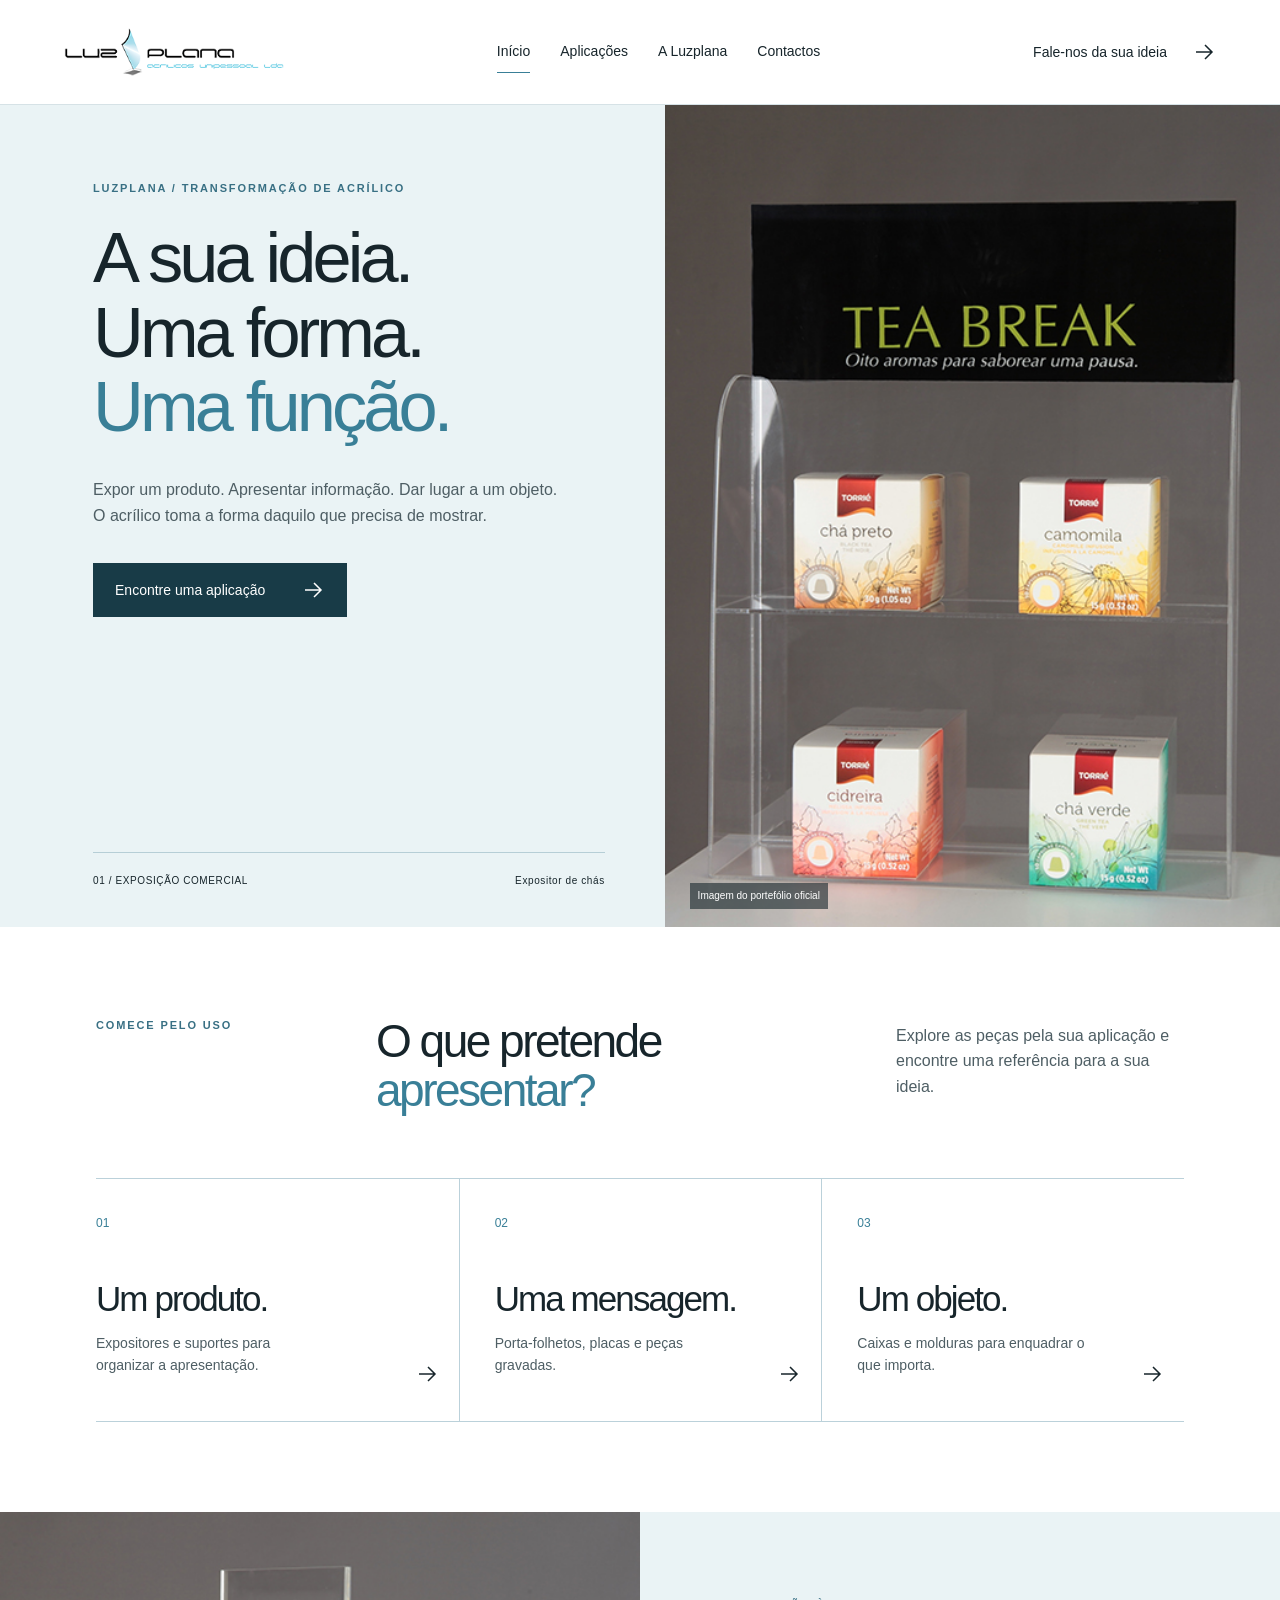
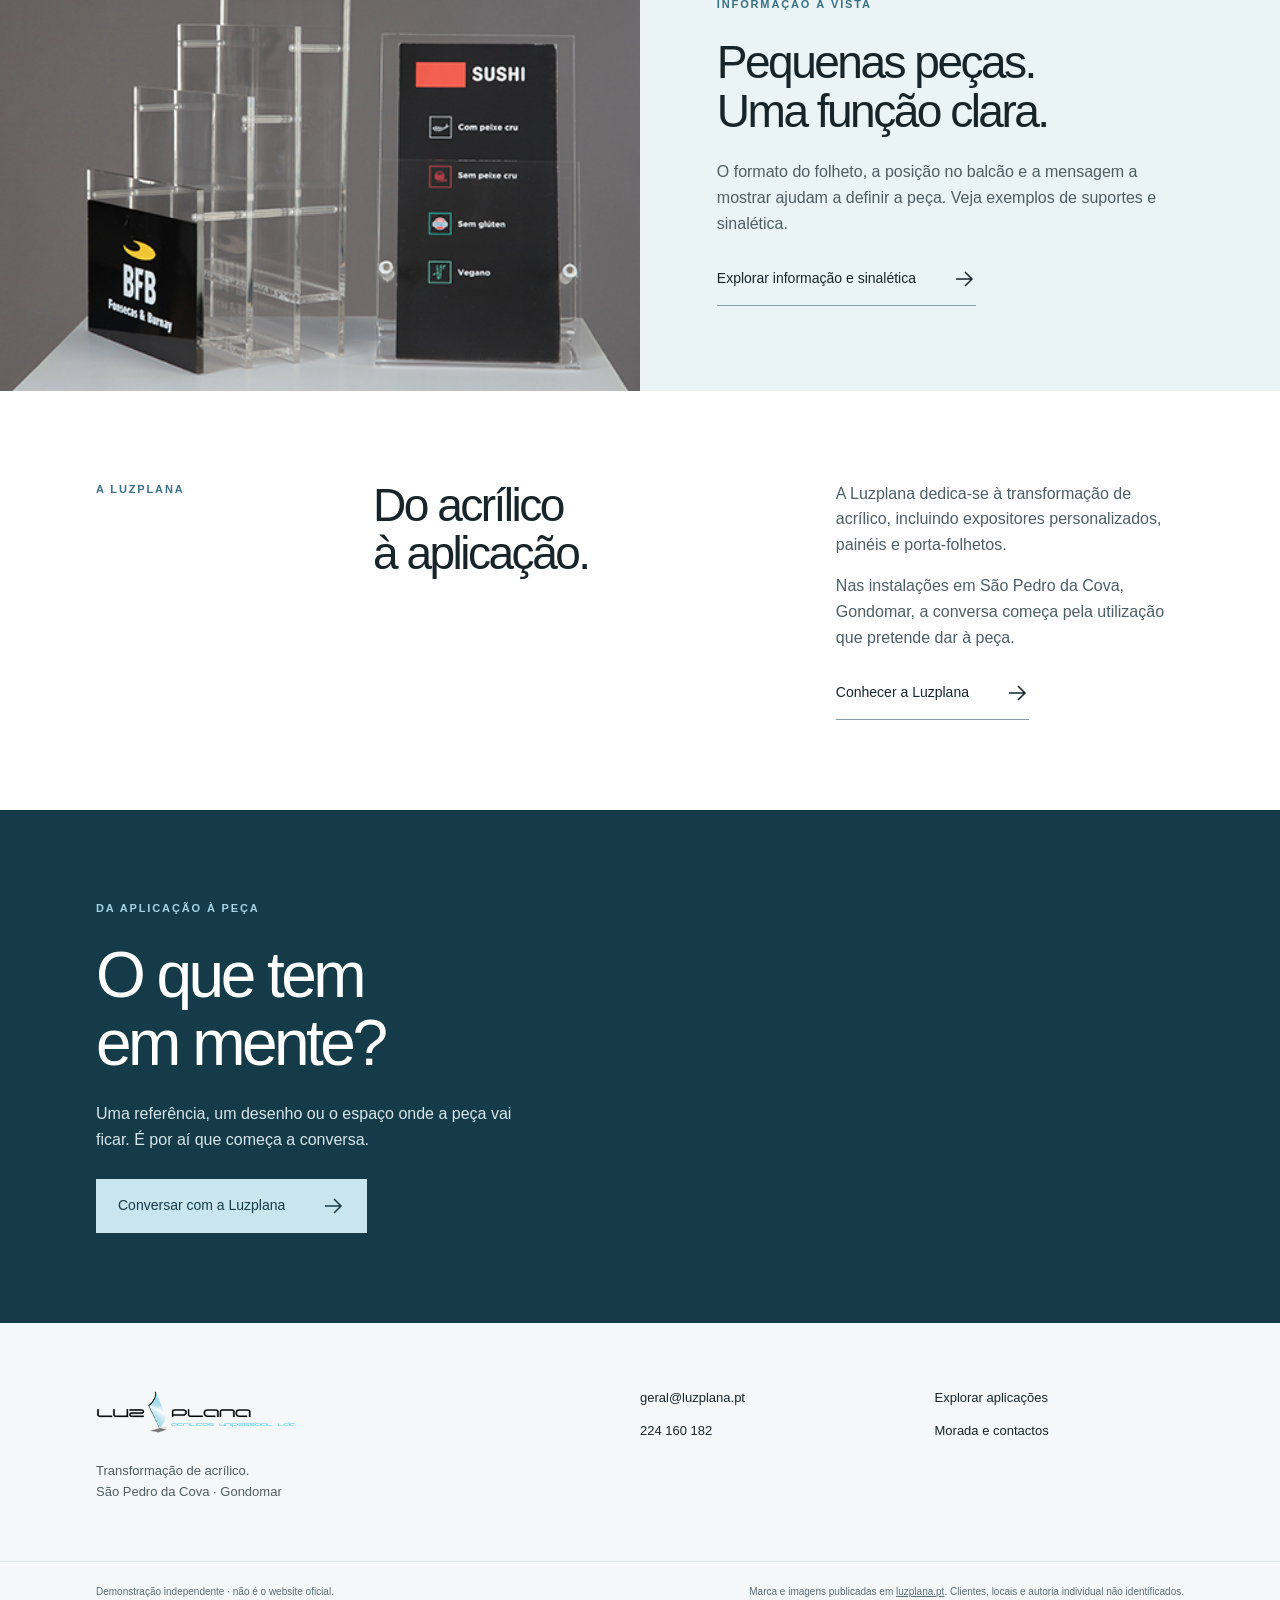
<file: index.html>
<!doctype html><html lang="pt-PT"><head><meta charset="utf-8"><meta name="viewport" content="width=device-width,initial-scale=1"><meta name="robots" content="noindex,nofollow"><meta name="description" content="Expositores, informação, caixas e molduras em acrílico. Explore aplicações e contacte a Luzplana."><title>Acrílico com uma função · Luzplana</title><link rel="stylesheet" href="style.css"><script src="app.js" defer></script></head><body><a class="skip" href="#conteudo">Saltar para o conteúdo</a><header><a class="brand" href="index.html" aria-label="Luzplana — início"><img class="" src="assets/logo.png" alt="Luzplana" fetchpriority="high" /></a><button class="menu" type="button" aria-label="Abrir menu" aria-controls="nav" aria-expanded="false"><span></span><span></span></button><nav id="nav" aria-label="Navegação principal"><a href="index.html" aria-current="page">Início</a><a href="aplicacoes.html">Aplicações</a><a href="empresa.html">A Luzplana</a><a href="contactos.html">Contactos</a></nav><a class="header-cta" href="contactos.html">Fale-nos da sua ideia<svg viewBox="0 0 24 24" aria-hidden="true"><path d="M4 12h15M13 5l7 7-7 7"/></svg></a></header><main id="conteudo">
<section class="hero"><div class="hero-copy"><p class="eyebrow">LUZPLANA / TRANSFORMAÇÃO DE ACRÍLICO</p><h1>A sua ideia.<br>Uma forma.<br><span>Uma função.</span></h1><p>Expor um produto. Apresentar informação. Dar lugar a um objeto. O acrílico toma a forma daquilo que precisa de mostrar.</p><a class="button" href="aplicacoes.html">Encontre uma aplicação<svg viewBox="0 0 24 24" aria-hidden="true"><path d="M4 12h15M13 5l7 7-7 7"/></svg></a><div class="hero-note"><span>01 / EXPOSIÇÃO COMERCIAL</span><span>Expositor de chás</span></div></div><figure class="hero-image"><img class="" src="assets/expositor-cha.jpg" alt="Expositor transparente com quatro embalagens de chá" fetchpriority="high" /><figcaption>Imagem do portefólio oficial</figcaption></figure></section>
<section class="wrap paths"><div class="section-head"><p class="eyebrow">COMECE PELO USO</p><h2>O que pretende<br><span>apresentar?</span></h2><p>Explore as peças pela sua aplicação e encontre uma referência para a sua ideia.</p></div><div class="path-grid">
<a href="aplicacoes.html?categoria=exposicao"><span class="number">01</span><h3>Um produto.</h3><p>Expositores e suportes para organizar a apresentação.</p><svg viewBox="0 0 24 24" aria-hidden="true"><path d="M4 12h15M13 5l7 7-7 7"/></svg></a>
<a href="aplicacoes.html?categoria=informacao"><span class="number">02</span><h3>Uma mensagem.</h3><p>Porta-folhetos, placas e peças gravadas.</p><svg viewBox="0 0 24 24" aria-hidden="true"><path d="M4 12h15M13 5l7 7-7 7"/></svg></a>
<a href="aplicacoes.html?categoria=objetos"><span class="number">03</span><h3>Um objeto.</h3><p>Caixas e molduras para enquadrar o que importa.</p><svg viewBox="0 0 24 24" aria-hidden="true"><path d="M4 12h15M13 5l7 7-7 7"/></svg></a></div></section>
<section class="feature"><div class="feature-image"><img class="" src="assets/display-flyers.jpg" alt="Suporte transparente para folhetos com painel de apresentação" loading="lazy" /></div><div class="feature-copy"><p class="eyebrow">INFORMAÇÃO À VISTA</p><h2>Pequenas peças.<br>Uma função clara.</h2><p>O formato do folheto, a posição no balcão e a mensagem a mostrar ajudam a definir a peça. Veja exemplos de suportes e sinalética.</p><a class="text-link" href="aplicacoes.html?categoria=informacao">Explorar informação e sinalética<svg viewBox="0 0 24 24" aria-hidden="true"><path d="M4 12h15M13 5l7 7-7 7"/></svg></a></div></section>
<section class="wrap about-short"><p class="eyebrow">A LUZPLANA</p><h2>Do acrílico<br>à aplicação.</h2><div><p>A Luzplana dedica-se à transformação de acrílico, incluindo expositores personalizados, painéis e porta-folhetos.</p><p>Nas instalações em São Pedro da Cova, Gondomar, a conversa começa pela utilização que pretende dar à peça.</p><a class="text-link" href="empresa.html">Conhecer a Luzplana<svg viewBox="0 0 24 24" aria-hidden="true"><path d="M4 12h15M13 5l7 7-7 7"/></svg></a></div></section><section class="cta wrap"><p class="eyebrow">DA APLICAÇÃO À PEÇA</p><h2>O que tem<br>em mente?</h2><p>Uma referência, um desenho ou o espaço onde a peça vai ficar. É por aí que começa a conversa.</p><a class="button" href="contactos.html">Conversar com a Luzplana<svg viewBox="0 0 24 24" aria-hidden="true"><path d="M4 12h15M13 5l7 7-7 7"/></svg></a></section></main><footer><div class="footer-top"><div><img class="" src="assets/logo.png" alt="Luzplana" loading="lazy" /><p>Transformação de acrílico.<br>São Pedro da Cova · Gondomar</p></div><div><a href="mailto:geral@luzplana.pt">geral@luzplana.pt</a><a href="tel:+351224160182">224 160 182</a></div><div><a href="aplicacoes.html">Explorar aplicações</a><a href="contactos.html">Morada e contactos</a></div></div><div class="fine"><span>Demonstração independente · não é o website oficial.</span><span>Marca e imagens publicadas em <a href="https://luzplana.pt/">luzplana.pt</a>. Clientes, locais e autoria individual não identificados.</span></div></footer></body></html>
</file>
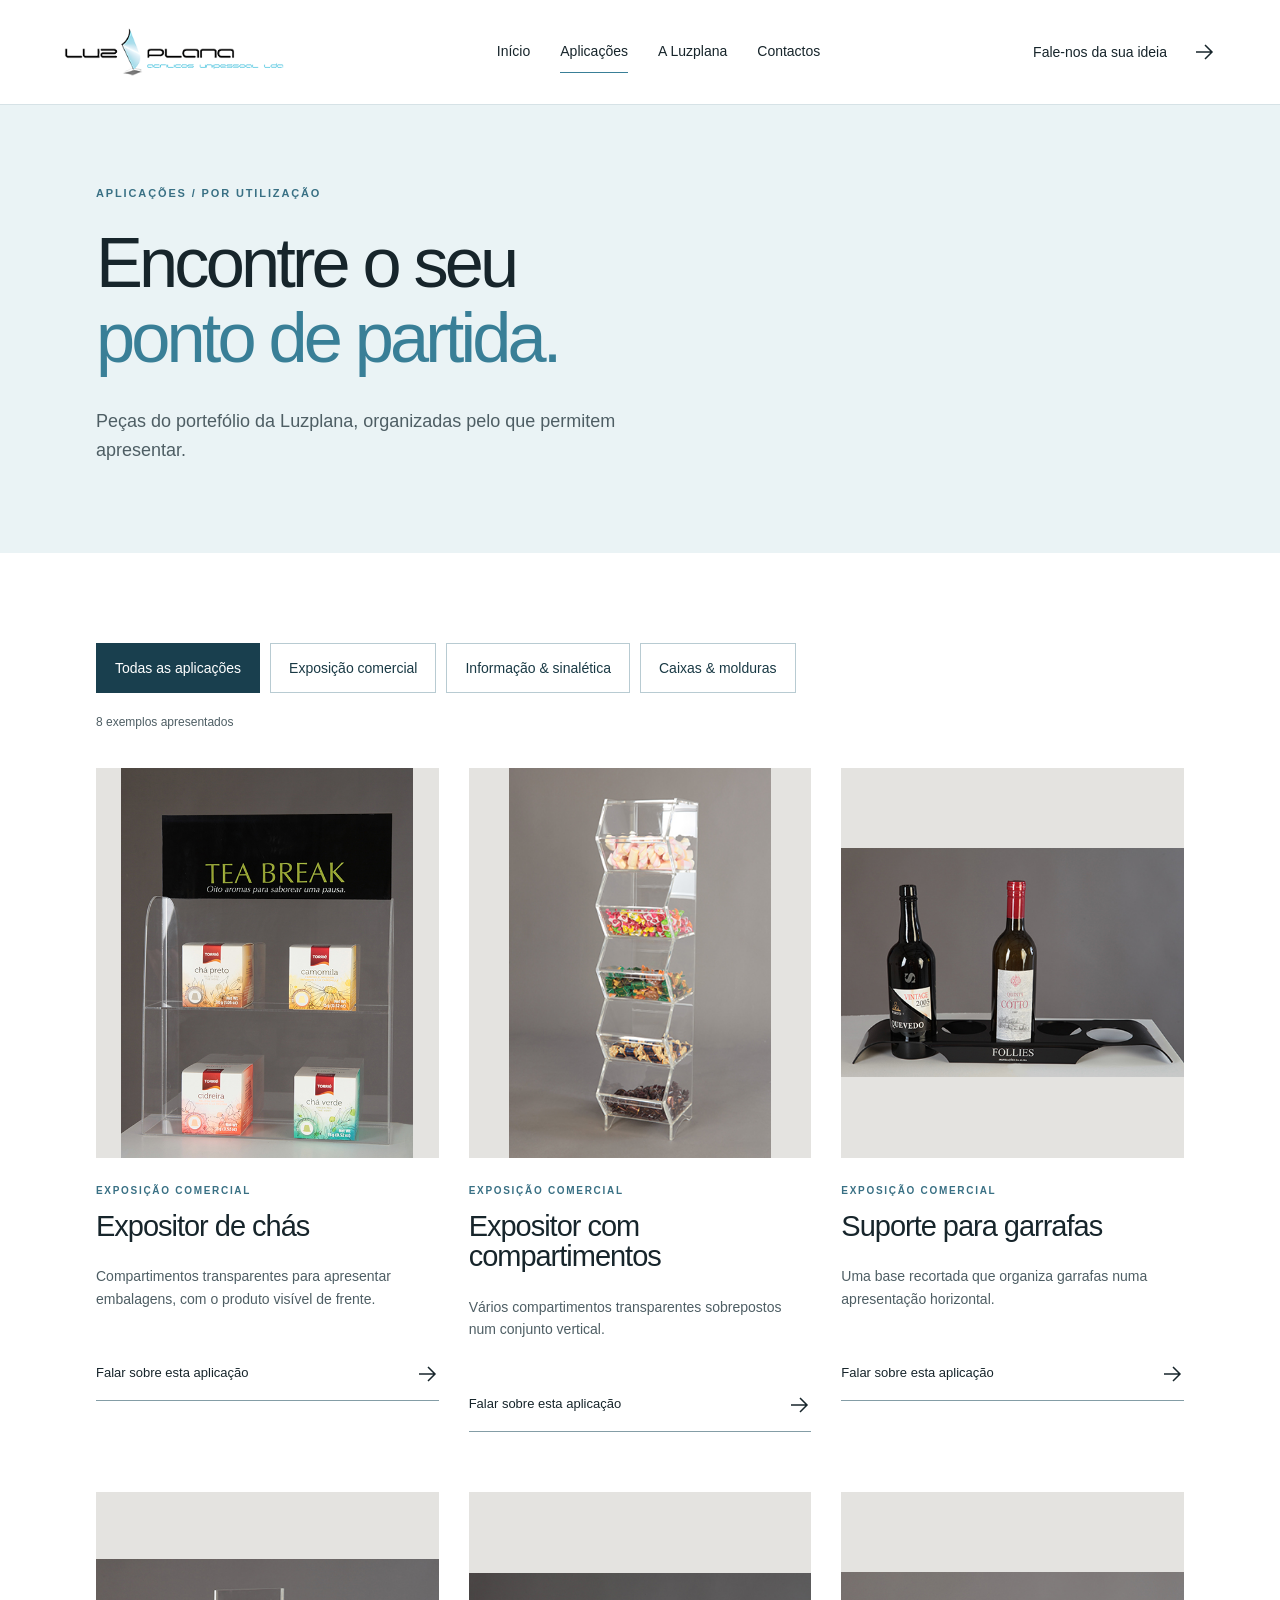
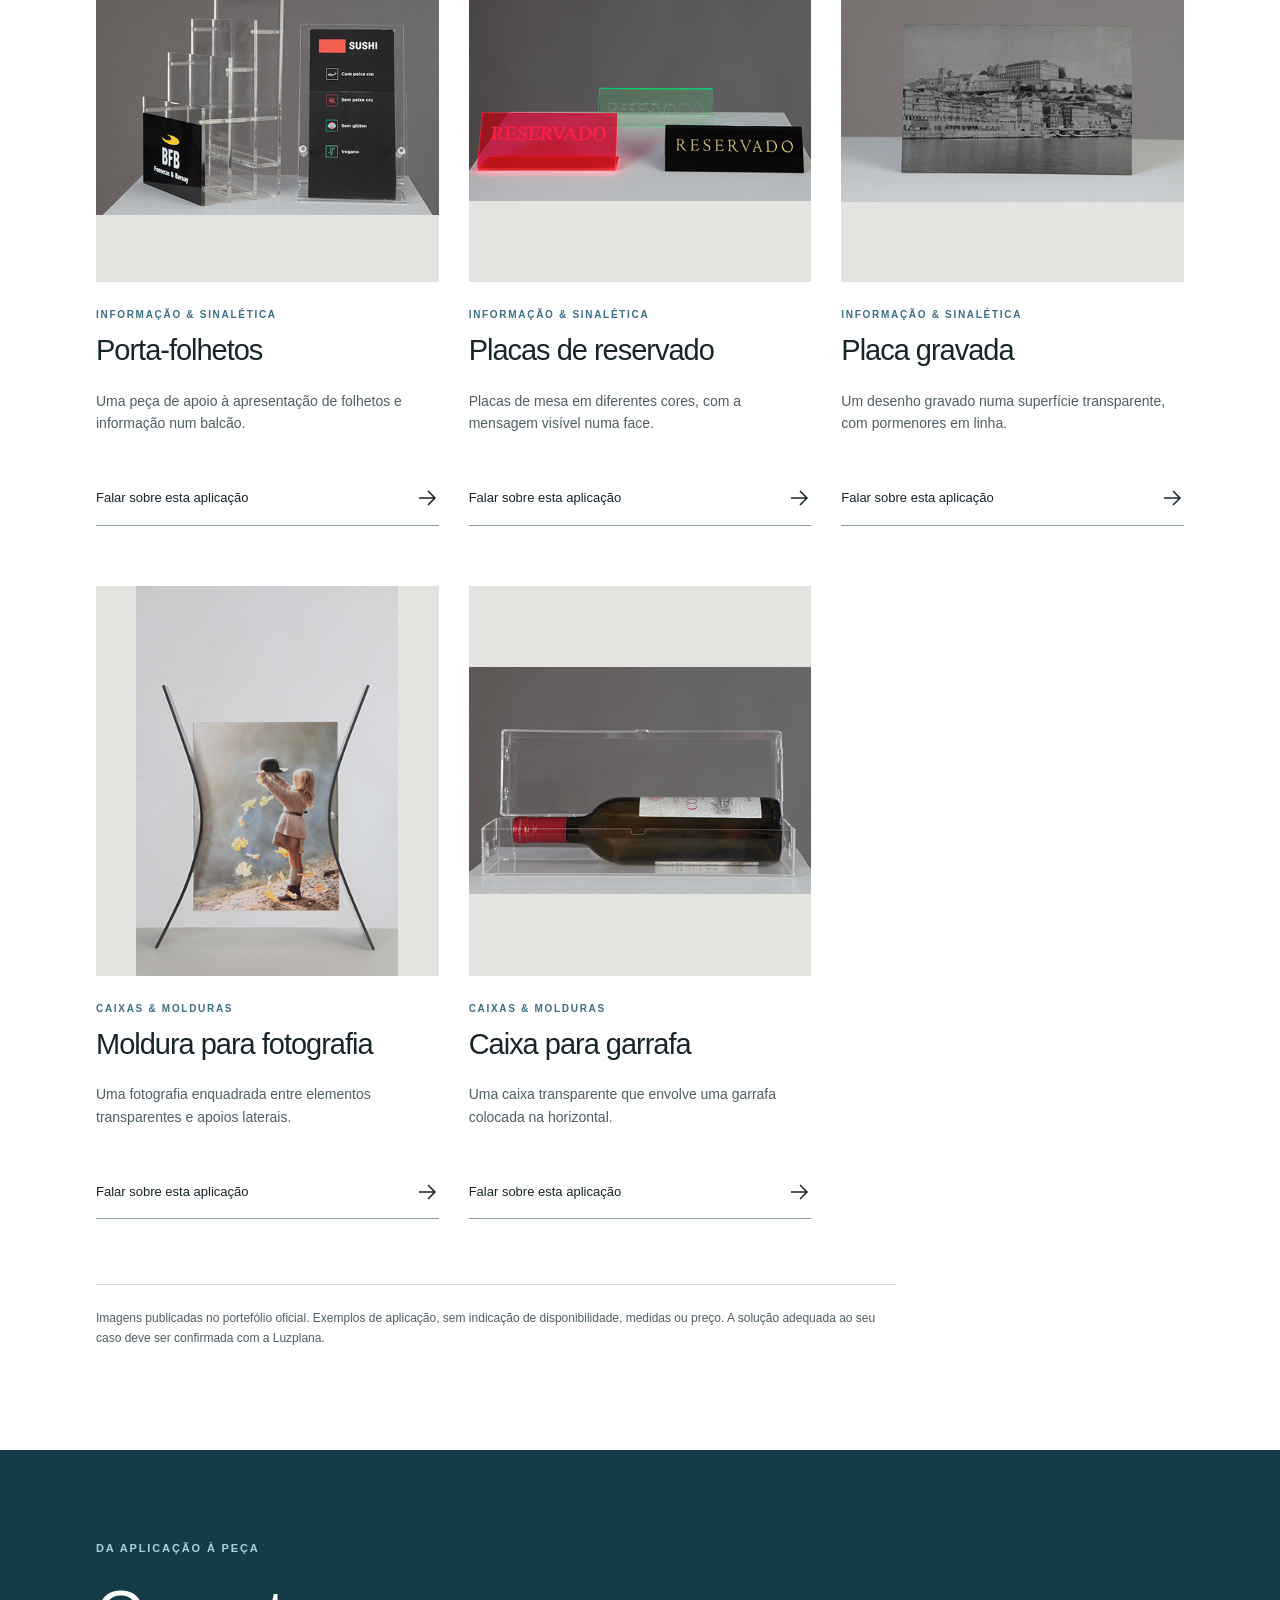
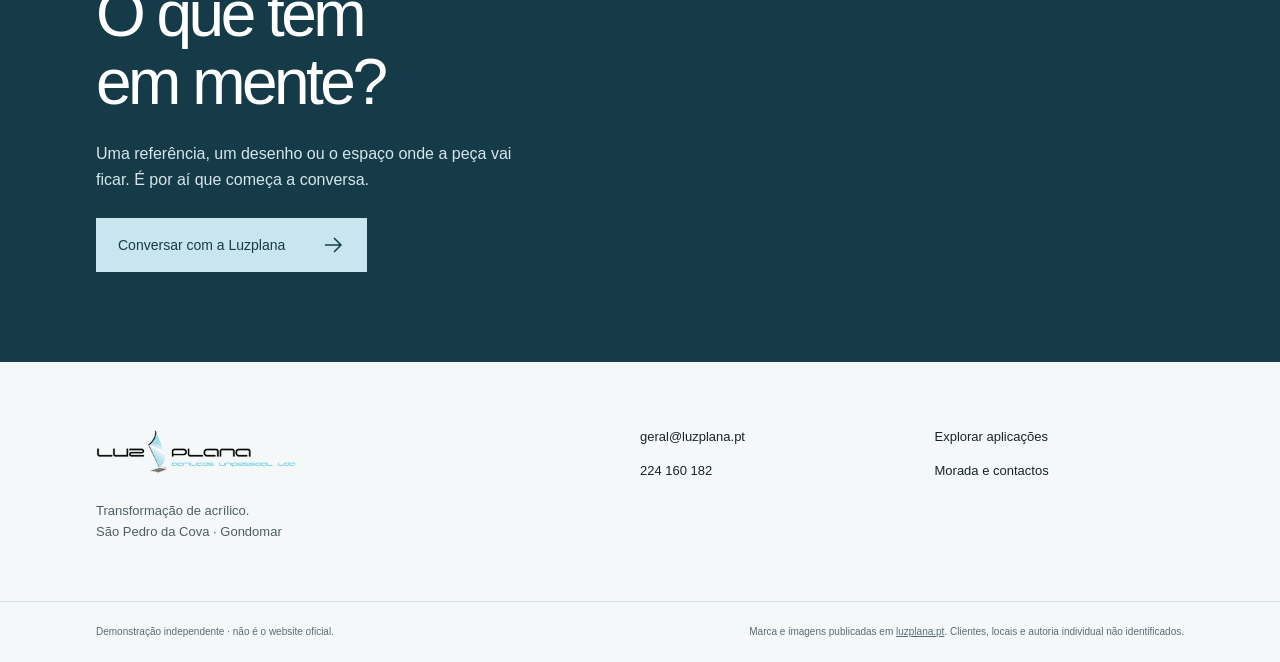
<file: aplicacoes.html>
<!doctype html><html lang="pt-PT"><head><meta charset="utf-8"><meta name="viewport" content="width=device-width,initial-scale=1"><meta name="robots" content="noindex,nofollow"><meta name="description" content="Explore exemplos de expositores, sinalética, caixas e molduras em acrílico."><title>Aplicações em acrílico · Luzplana</title><link rel="stylesheet" href="style.css"><script src="app.js" defer></script></head><body><a class="skip" href="#conteudo">Saltar para o conteúdo</a><header><a class="brand" href="index.html" aria-label="Luzplana — início"><img class="" src="assets/logo.png" alt="Luzplana" fetchpriority="high" /></a><button class="menu" type="button" aria-label="Abrir menu" aria-controls="nav" aria-expanded="false"><span></span><span></span></button><nav id="nav" aria-label="Navegação principal"><a href="index.html">Início</a><a href="aplicacoes.html" aria-current="page">Aplicações</a><a href="empresa.html">A Luzplana</a><a href="contactos.html">Contactos</a></nav><a class="header-cta" href="contactos.html">Fale-nos da sua ideia<svg viewBox="0 0 24 24" aria-hidden="true"><path d="M4 12h15M13 5l7 7-7 7"/></svg></a></header><main id="conteudo"><section class="intro wrap"><p class="eyebrow">APLICAÇÕES / POR UTILIZAÇÃO</p><h1>Encontre o seu<br><span>ponto de partida.</span></h1><p class="lead">Peças do portefólio da Luzplana, organizadas pelo que permitem apresentar.</p></section><section class="wrap catalog"><div class="filters" role="group" aria-label="Filtrar aplicações"><button type="button" data-filter="todas" aria-pressed="true">Todas as aplicações</button><button type="button" data-filter="exposicao" aria-pressed="false">Exposição comercial</button><button type="button" data-filter="informacao" aria-pressed="false">Informação & sinalética</button><button type="button" data-filter="objetos" aria-pressed="false">Caixas & molduras</button></div><p class="result-count" aria-live="polite">8 exemplos apresentados</p><div class="products"><article class="product" data-category="exposicao"><div class="product-image"><img class="" src="assets/expositor-cha.jpg" alt="Expositor de chás" loading="lazy" /></div><p class="eyebrow">Exposição comercial</p><h2>Expositor de chás</h2><p>Compartimentos transparentes para apresentar embalagens, com o produto visível de frente.</p><a class="text-link" href="contactos.html?peca=cha">Falar sobre esta aplicação<svg viewBox="0 0 24 24" aria-hidden="true"><path d="M4 12h15M13 5l7 7-7 7"/></svg></a></article><article class="product" data-category="exposicao"><div class="product-image"><img class="" src="assets/caixa-gomas.jpg" alt="Expositor com compartimentos" loading="lazy" /></div><p class="eyebrow">Exposição comercial</p><h2>Expositor com compartimentos</h2><p>Vários compartimentos transparentes sobrepostos num conjunto vertical.</p><a class="text-link" href="contactos.html?peca=gomas">Falar sobre esta aplicação<svg viewBox="0 0 24 24" aria-hidden="true"><path d="M4 12h15M13 5l7 7-7 7"/></svg></a></article><article class="product" data-category="exposicao"><div class="product-image"><img class="" src="assets/expositor-garrafas.jpg" alt="Suporte para garrafas" loading="lazy" /></div><p class="eyebrow">Exposição comercial</p><h2>Suporte para garrafas</h2><p>Uma base recortada que organiza garrafas numa apresentação horizontal.</p><a class="text-link" href="contactos.html?peca=garrafas">Falar sobre esta aplicação<svg viewBox="0 0 24 24" aria-hidden="true"><path d="M4 12h15M13 5l7 7-7 7"/></svg></a></article><article class="product" data-category="informacao"><div class="product-image"><img class="" src="assets/display-flyers.jpg" alt="Porta-folhetos" loading="lazy" /></div><p class="eyebrow">Informação & sinalética</p><h2>Porta-folhetos</h2><p>Uma peça de apoio à apresentação de folhetos e informação num balcão.</p><a class="text-link" href="contactos.html?peca=flyers">Falar sobre esta aplicação<svg viewBox="0 0 24 24" aria-hidden="true"><path d="M4 12h15M13 5l7 7-7 7"/></svg></a></article><article class="product" data-category="informacao"><div class="product-image"><img class="" src="assets/placas-reservados.jpg" alt="Placas de reservado" loading="lazy" /></div><p class="eyebrow">Informação & sinalética</p><h2>Placas de reservado</h2><p>Placas de mesa em diferentes cores, com a mensagem visível numa face.</p><a class="text-link" href="contactos.html?peca=reservados">Falar sobre esta aplicação<svg viewBox="0 0 24 24" aria-hidden="true"><path d="M4 12h15M13 5l7 7-7 7"/></svg></a></article><article class="product" data-category="informacao"><div class="product-image"><img class="" src="assets/gravacao.jpg" alt="Placa gravada" loading="lazy" /></div><p class="eyebrow">Informação & sinalética</p><h2>Placa gravada</h2><p>Um desenho gravado numa superfície transparente, com pormenores em linha.</p><a class="text-link" href="contactos.html?peca=gravacao">Falar sobre esta aplicação<svg viewBox="0 0 24 24" aria-hidden="true"><path d="M4 12h15M13 5l7 7-7 7"/></svg></a></article><article class="product" data-category="objetos"><div class="product-image"><img class="" src="assets/moldura.jpg" alt="Moldura para fotografia" loading="lazy" /></div><p class="eyebrow">Caixas & molduras</p><h2>Moldura para fotografia</h2><p>Uma fotografia enquadrada entre elementos transparentes e apoios laterais.</p><a class="text-link" href="contactos.html?peca=moldura">Falar sobre esta aplicação<svg viewBox="0 0 24 24" aria-hidden="true"><path d="M4 12h15M13 5l7 7-7 7"/></svg></a></article><article class="product" data-category="objetos"><div class="product-image"><img class="" src="assets/caixa-garrafa.jpg" alt="Caixa para garrafa" loading="lazy" /></div><p class="eyebrow">Caixas & molduras</p><h2>Caixa para garrafa</h2><p>Uma caixa transparente que envolve uma garrafa colocada na horizontal.</p><a class="text-link" href="contactos.html?peca=caixa">Falar sobre esta aplicação<svg viewBox="0 0 24 24" aria-hidden="true"><path d="M4 12h15M13 5l7 7-7 7"/></svg></a></article></div><p class="catalog-note">Imagens publicadas no portefólio oficial. Exemplos de aplicação, sem indicação de disponibilidade, medidas ou preço. A solução adequada ao seu caso deve ser confirmada com a Luzplana.</p></section><section class="cta wrap"><p class="eyebrow">DA APLICAÇÃO À PEÇA</p><h2>O que tem<br>em mente?</h2><p>Uma referência, um desenho ou o espaço onde a peça vai ficar. É por aí que começa a conversa.</p><a class="button" href="contactos.html">Conversar com a Luzplana<svg viewBox="0 0 24 24" aria-hidden="true"><path d="M4 12h15M13 5l7 7-7 7"/></svg></a></section></main><footer><div class="footer-top"><div><img class="" src="assets/logo.png" alt="Luzplana" loading="lazy" /><p>Transformação de acrílico.<br>São Pedro da Cova · Gondomar</p></div><div><a href="mailto:geral@luzplana.pt">geral@luzplana.pt</a><a href="tel:+351224160182">224 160 182</a></div><div><a href="aplicacoes.html">Explorar aplicações</a><a href="contactos.html">Morada e contactos</a></div></div><div class="fine"><span>Demonstração independente · não é o website oficial.</span><span>Marca e imagens publicadas em <a href="https://luzplana.pt/">luzplana.pt</a>. Clientes, locais e autoria individual não identificados.</span></div></footer></body></html>
</file>
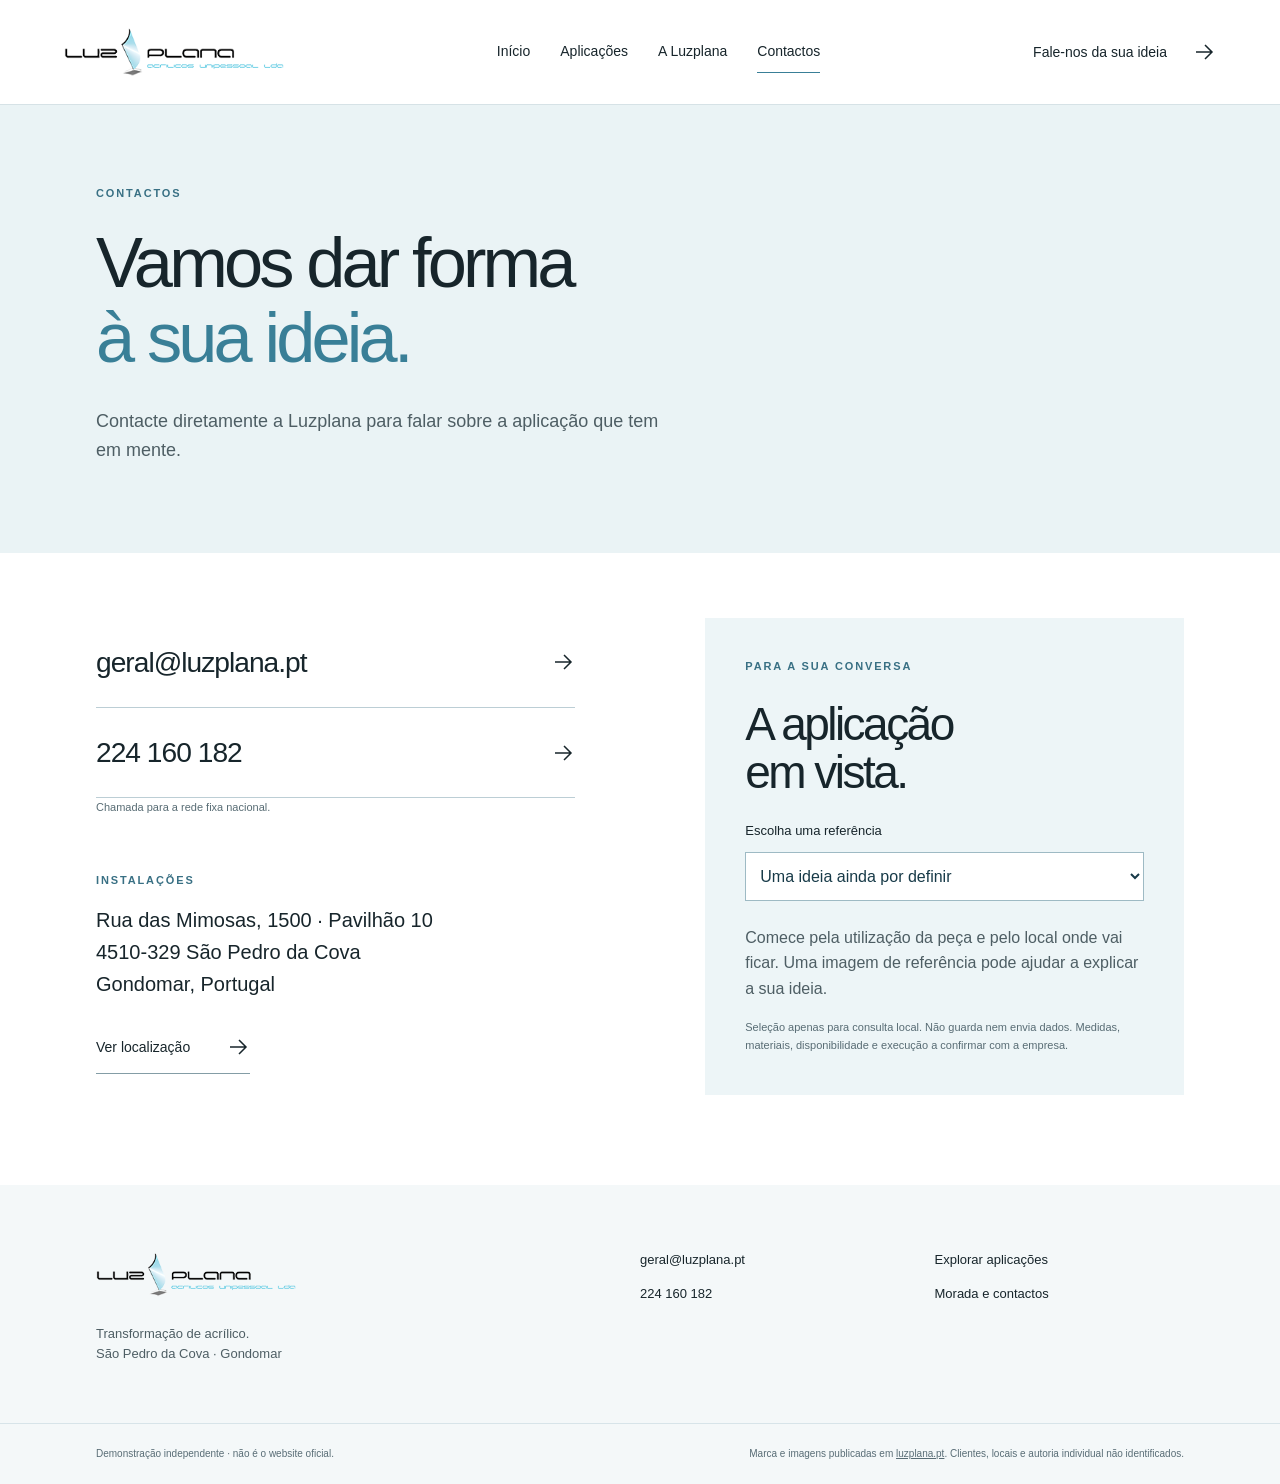
<file: contactos.html>
<!doctype html><html lang="pt-PT"><head><meta charset="utf-8"><meta name="viewport" content="width=device-width,initial-scale=1"><meta name="robots" content="noindex,nofollow"><meta name="description" content="Contacte a Luzplana em São Pedro da Cova, Gondomar. Email geral@luzplana.pt e telefone 224 160 182."><title>Contactos · Luzplana</title><link rel="stylesheet" href="style.css"><script src="app.js" defer></script></head><body><a class="skip" href="#conteudo">Saltar para o conteúdo</a><header><a class="brand" href="index.html" aria-label="Luzplana — início"><img class="" src="assets/logo.png" alt="Luzplana" fetchpriority="high" /></a><button class="menu" type="button" aria-label="Abrir menu" aria-controls="nav" aria-expanded="false"><span></span><span></span></button><nav id="nav" aria-label="Navegação principal"><a href="index.html">Início</a><a href="aplicacoes.html">Aplicações</a><a href="empresa.html">A Luzplana</a><a href="contactos.html" aria-current="page">Contactos</a></nav><a class="header-cta" href="contactos.html">Fale-nos da sua ideia<svg viewBox="0 0 24 24" aria-hidden="true"><path d="M4 12h15M13 5l7 7-7 7"/></svg></a></header><main id="conteudo"><section class="intro wrap"><p class="eyebrow">CONTACTOS</p><h1>Vamos dar forma<br><span>à sua ideia.</span></h1><p class="lead">Contacte diretamente a Luzplana para falar sobre a aplicação que tem em mente.</p></section><section class="wrap contact"><div class="contact-details"><a class="contact-line" href="mailto:geral@luzplana.pt">geral@luzplana.pt<svg viewBox="0 0 24 24" aria-hidden="true"><path d="M4 12h15M13 5l7 7-7 7"/></svg></a><a class="contact-line" href="tel:+351224160182">224 160 182<svg viewBox="0 0 24 24" aria-hidden="true"><path d="M4 12h15M13 5l7 7-7 7"/></svg></a><small>Chamada para a rede fixa nacional.</small><p class="eyebrow address-label">INSTALAÇÕES</p><address>Rua das Mimosas, 1500 · Pavilhão 10<br>4510-329 São Pedro da Cova<br>Gondomar, Portugal</address><a class="text-link" href="https://www.google.com/maps/search/?api=1&query=Rua+das+Mimosas+1500+S%C3%A3o+Pedro+da+Cova">Ver localização<svg viewBox="0 0 24 24" aria-hidden="true"><path d="M4 12h15M13 5l7 7-7 7"/></svg></a></div><aside class="reference"><p class="eyebrow">PARA A SUA CONVERSA</p><h2>A aplicação<br>em vista.</h2><label for="piece">Escolha uma referência</label><select id="piece"><option value="geral">Uma ideia ainda por definir</option><option value="cha">Expositor de chás</option><option value="gomas">Expositor com compartimentos</option><option value="garrafas">Suporte para garrafas</option><option value="flyers">Porta-folhetos</option><option value="reservados">Placas de reservado</option><option value="gravacao">Placa gravada</option><option value="moldura">Moldura para fotografia</option><option value="caixa">Caixa para garrafa</option></select><div class="reference-preview" hidden><img class="" src="assets/expositor-cha.jpg" alt="Referência selecionada" fetchpriority="high" /></div><p id="piece-guide" aria-live="polite">Comece pela utilização da peça e pelo local onde vai ficar. Uma imagem de referência pode ajudar a explicar a sua ideia.</p><small>Seleção apenas para consulta local. Não guarda nem envia dados. Medidas, materiais, disponibilidade e execução a confirmar com a empresa.</small></aside></section></main><footer><div class="footer-top"><div><img class="" src="assets/logo.png" alt="Luzplana" loading="lazy" /><p>Transformação de acrílico.<br>São Pedro da Cova · Gondomar</p></div><div><a href="mailto:geral@luzplana.pt">geral@luzplana.pt</a><a href="tel:+351224160182">224 160 182</a></div><div><a href="aplicacoes.html">Explorar aplicações</a><a href="contactos.html">Morada e contactos</a></div></div><div class="fine"><span>Demonstração independente · não é o website oficial.</span><span>Marca e imagens publicadas em <a href="https://luzplana.pt/">luzplana.pt</a>. Clientes, locais e autoria individual não identificados.</span></div></footer></body></html>
</file>
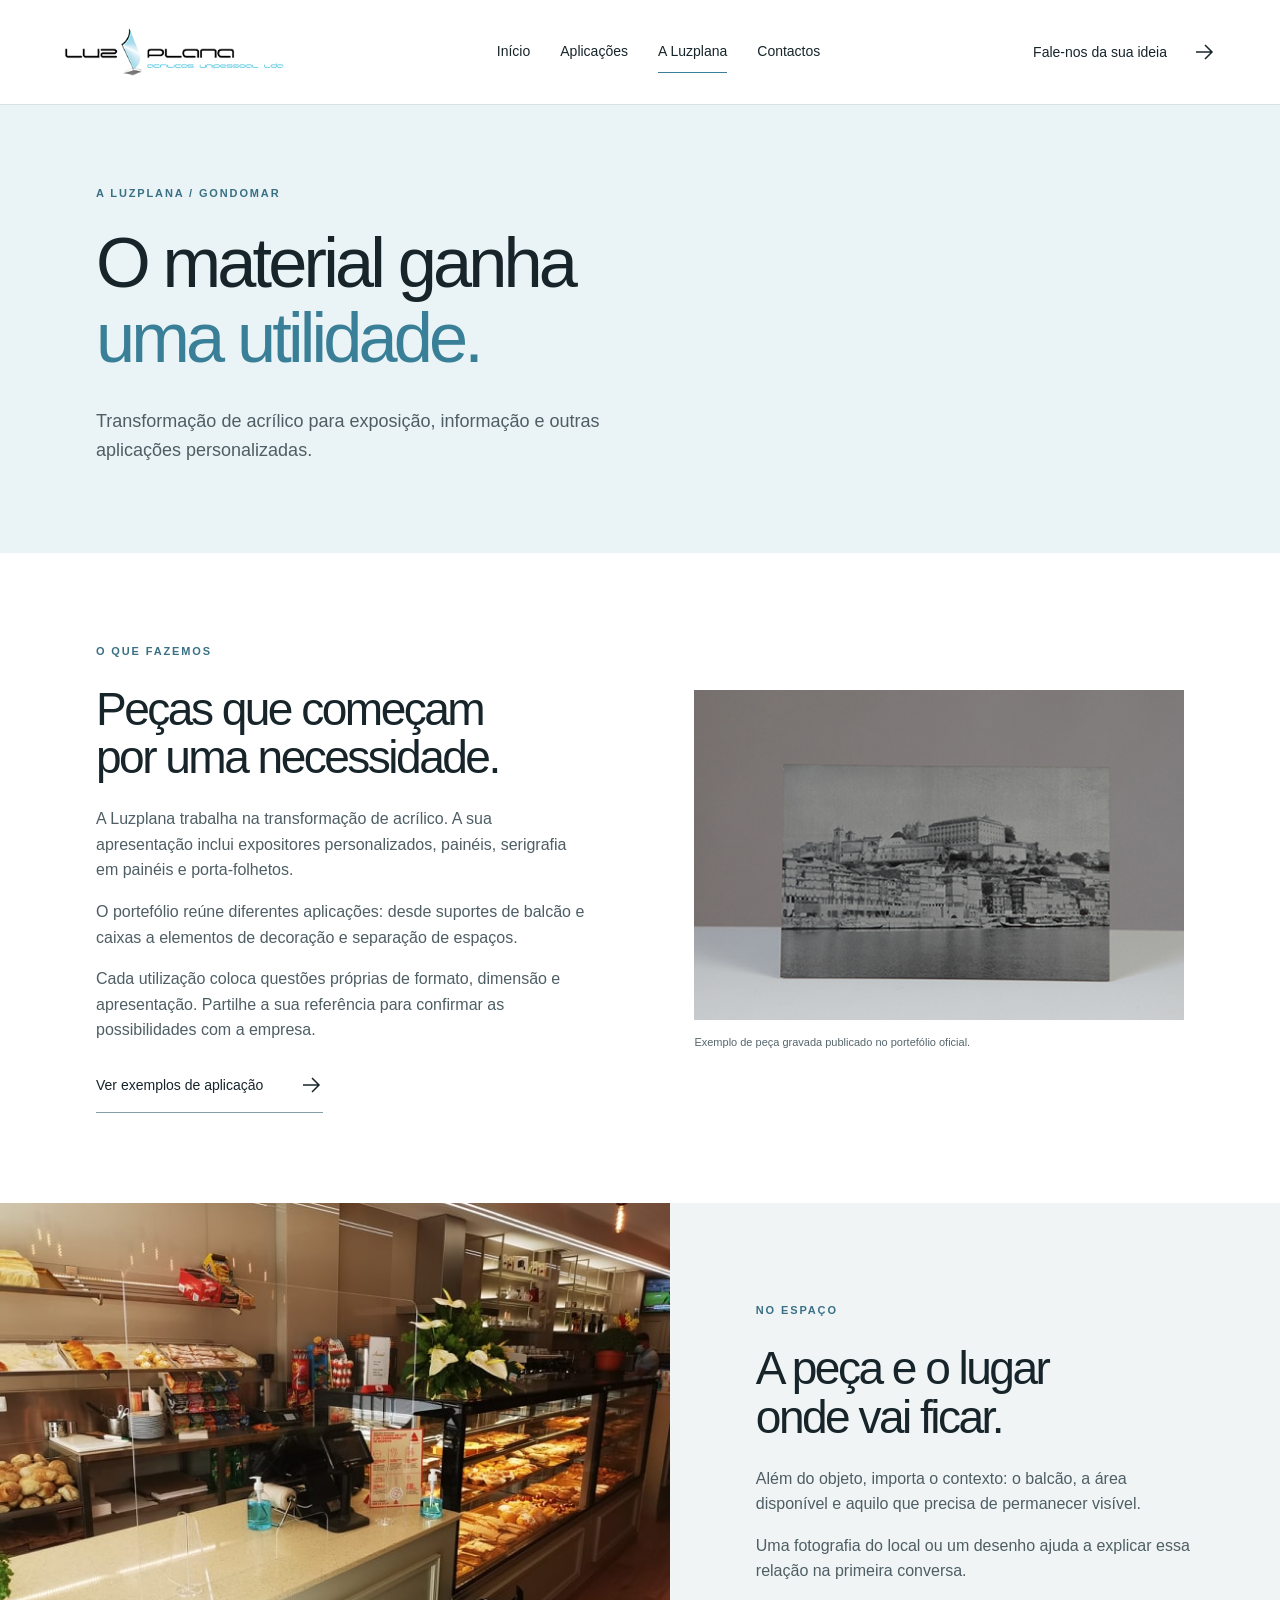
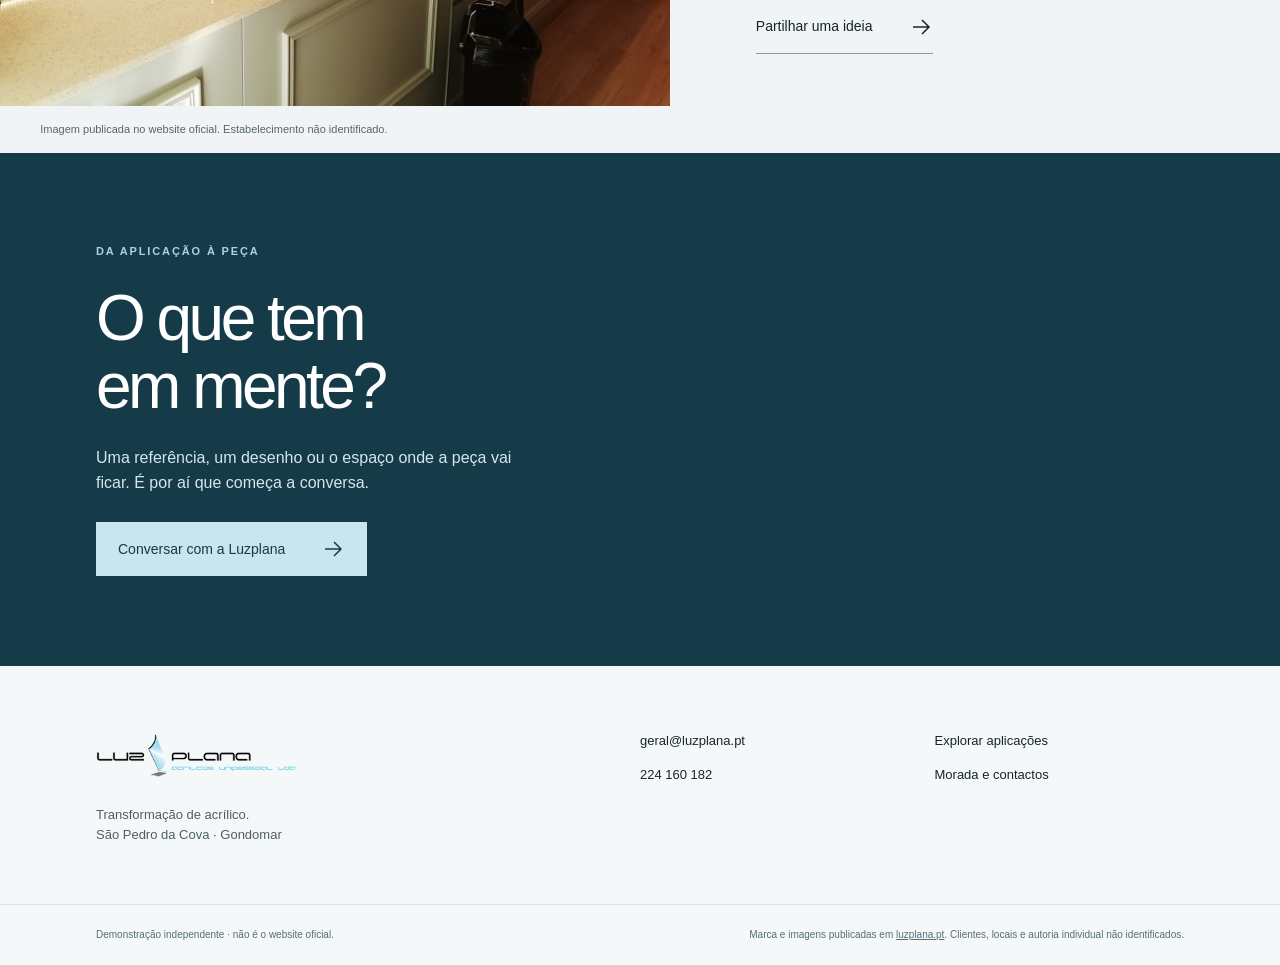
<file: empresa.html>
<!doctype html><html lang="pt-PT"><head><meta charset="utf-8"><meta name="viewport" content="width=device-width,initial-scale=1"><meta name="robots" content="noindex,nofollow"><meta name="description" content="Transformação de acrílico, expositores personalizados, painéis e porta-folhetos em São Pedro da Cova."><title>A Luzplana · Luzplana</title><link rel="stylesheet" href="style.css"><script src="app.js" defer></script></head><body><a class="skip" href="#conteudo">Saltar para o conteúdo</a><header><a class="brand" href="index.html" aria-label="Luzplana — início"><img class="" src="assets/logo.png" alt="Luzplana" fetchpriority="high" /></a><button class="menu" type="button" aria-label="Abrir menu" aria-controls="nav" aria-expanded="false"><span></span><span></span></button><nav id="nav" aria-label="Navegação principal"><a href="index.html">Início</a><a href="aplicacoes.html">Aplicações</a><a href="empresa.html" aria-current="page">A Luzplana</a><a href="contactos.html">Contactos</a></nav><a class="header-cta" href="contactos.html">Fale-nos da sua ideia<svg viewBox="0 0 24 24" aria-hidden="true"><path d="M4 12h15M13 5l7 7-7 7"/></svg></a></header><main id="conteudo"><section class="intro wrap"><p class="eyebrow">A LUZPLANA / GONDOMAR</p><h1>O material ganha<br><span>uma utilidade.</span></h1><p class="lead">Transformação de acrílico para exposição, informação e outras aplicações personalizadas.</p></section><section class="wrap company"><div class="company-copy"><p class="eyebrow">O QUE FAZEMOS</p><h2>Peças que começam<br>por uma necessidade.</h2><p>A Luzplana trabalha na transformação de acrílico. A sua apresentação inclui expositores personalizados, painéis, serigrafia em painéis e porta-folhetos.</p><p>O portefólio reúne diferentes aplicações: desde suportes de balcão e caixas a elementos de decoração e separação de espaços.</p><p>Cada utilização coloca questões próprias de formato, dimensão e apresentação. Partilhe a sua referência para confirmar as possibilidades com a empresa.</p><a class="text-link" href="aplicacoes.html">Ver exemplos de aplicação<svg viewBox="0 0 24 24" aria-hidden="true"><path d="M4 12h15M13 5l7 7-7 7"/></svg></a></div><figure><img class="" src="assets/gravacao.jpg" alt="Placa transparente com desenho gravado de uma cidade" loading="lazy" /><figcaption>Exemplo de peça gravada publicado no portefólio oficial.</figcaption></figure></section>
<section class="context"><figure><img class="" src="assets/barreira.jpg" alt="Painel transparente sobre um balcão num espaço comercial" loading="lazy" /><figcaption>Imagem publicada no website oficial. Estabelecimento não identificado.</figcaption></figure><div><p class="eyebrow">NO ESPAÇO</p><h2>A peça e o lugar<br>onde vai ficar.</h2><p>Além do objeto, importa o contexto: o balcão, a área disponível e aquilo que precisa de permanecer visível.</p><p>Uma fotografia do local ou um desenho ajuda a explicar essa relação na primeira conversa.</p><a class="text-link" href="contactos.html">Partilhar uma ideia<svg viewBox="0 0 24 24" aria-hidden="true"><path d="M4 12h15M13 5l7 7-7 7"/></svg></a></div></section><section class="cta wrap"><p class="eyebrow">DA APLICAÇÃO À PEÇA</p><h2>O que tem<br>em mente?</h2><p>Uma referência, um desenho ou o espaço onde a peça vai ficar. É por aí que começa a conversa.</p><a class="button" href="contactos.html">Conversar com a Luzplana<svg viewBox="0 0 24 24" aria-hidden="true"><path d="M4 12h15M13 5l7 7-7 7"/></svg></a></section></main><footer><div class="footer-top"><div><img class="" src="assets/logo.png" alt="Luzplana" loading="lazy" /><p>Transformação de acrílico.<br>São Pedro da Cova · Gondomar</p></div><div><a href="mailto:geral@luzplana.pt">geral@luzplana.pt</a><a href="tel:+351224160182">224 160 182</a></div><div><a href="aplicacoes.html">Explorar aplicações</a><a href="contactos.html">Morada e contactos</a></div></div><div class="fine"><span>Demonstração independente · não é o website oficial.</span><span>Marca e imagens publicadas em <a href="https://luzplana.pt/">luzplana.pt</a>. Clientes, locais e autoria individual não identificados.</span></div></footer></body></html>
</file>
<file: style.css>
*{box-sizing:border-box}html{scroll-behavior:smooth}body{margin:0;color:#17252b;background:#fff;font-family:Arial,Helvetica,sans-serif;font-size:16px;line-height:1.6}a{color:inherit;text-decoration:none}button,select{font:inherit}button,a,select{-webkit-tap-highlight-color:transparent}button{cursor:pointer}img{display:block;max-width:100%}figure{margin:0}svg{width:24px;height:24px;fill:none;stroke:currentColor;stroke-width:1.5;flex:0 0 24px}h1,h2,h3,p{margin-top:0}h1,h2,h3{line-height:1.06;letter-spacing:-.055em;font-weight:500}h1{font-size:clamp(56px,5.5vw,94px);margin-bottom:32px}h2{font-size:clamp(38px,3.6vw,64px);margin-bottom:24px}h3{font-size:35px}h1 span,h2 span{color:#397f97}p{color:#4e5e64}button:focus-visible,a:focus-visible,select:focus-visible{outline:3px solid #0d7999;outline-offset:5px}.skip{position:absolute;left:20px;top:-100px;background:white;z-index:30}.skip:focus{top:10px}header{display:flex;align-items:center;justify-content:space-between;gap:24px;padding:25px 5%;border-bottom:1px solid #d6e2e6}.brand img{width:220px;height:auto}nav{display:flex;gap:30px;font-size:14px}nav a{padding:10px 0;border-bottom:1px solid transparent}nav a[aria-current],nav a:hover{border-color:#397f97}.header-cta{display:flex;gap:25px;align-items:center;font-size:14px}.menu{display:none}.wrap{padding:90px 7.5%}.eyebrow{text-transform:uppercase;font-size:11px;letter-spacing:.17em;font-weight:600;color:#397084;margin-bottom:24px}.button,.text-link{display:inline-flex;align-items:center;justify-content:space-between;gap:36px;min-height:54px}.button{padding:15px 22px;background:#183b47;color:white;font-size:14px}.button:hover{background:#27647a}.text-link{font-size:14px;border-bottom:1px solid #849da6}.hero{display:grid;grid-template-columns:1.08fr 1fr;min-height:780px;background:#eaf3f5}.hero-copy{padding:75px 9% 38px 14%;display:flex;align-items:flex-start;flex-direction:column}.hero-copy>p:not(.eyebrow){max-width:480px;margin-bottom:35px}.hero-copy .button{margin-bottom:45px}.hero-note{border-top:1px solid #b6ced6;width:100%;padding-top:20px;display:flex;justify-content:space-between;gap:25px;margin-top:auto;font-size:10px;letter-spacing:.06em}.hero-image{position:relative;background:#8d8b86;min-height:600px}.hero-image img{height:100%;width:100%;object-fit:contain;max-height:850px}.hero-image figcaption{position:absolute;bottom:18px;left:25px;color:white;font-size:10px;padding:5px 8px;background:#253337a8}.section-head{display:grid;grid-template-columns:1fr 2fr 1.2fr;gap:40px;align-items:start;margin-bottom:40px}.section-head>p:last-child{padding-top:6px}.path-grid{display:grid;grid-template-columns:repeat(3,1fr);border-top:1px solid #bbd1da}.path-grid a{position:relative;padding:30px 35px 30px 0;border-bottom:1px solid #bbd1da}.path-grid a+ a{padding-left:35px;border-left:1px solid #bbd1da}.path-grid .number{font-size:12px;color:#397f97}.path-grid h3{margin:45px 0 15px}.path-grid p{font-size:14px;max-width:260px;padding-right:25px}.path-grid svg{position:absolute;right:20px;bottom:35px}.path-grid a:hover{background:#edf5f7}.feature{display:grid;grid-template-columns:1fr 1fr;background:#eaf3f5}.feature-image{background:#999}.feature-image img{width:100%;height:100%;object-fit:contain;max-height:650px}.feature-copy{padding:80px 15% 80px 12%;align-self:center}.feature-copy p{max-width:480px}.about-short{display:grid;grid-template-columns:1fr 1.8fr 1.5fr;gap:45px}.cta{background:#163b48;color:white}.cta h2{font-size:clamp(60px,5vw,86px)}.cta p{color:#d5e6ec;max-width:440px}.cta .eyebrow{color:#a6d4e4}.cta .button{background:#c9e5ee;color:#163b48;margin-top:10px}.intro{background:#eaf3f5;padding-top:80px;padding-bottom:70px}.lead{max-width:590px;font-size:18px}.filters{display:flex;gap:10px;flex-wrap:wrap}.filters button{border:1px solid #b8cbd2;background:white;color:#193944;padding:13px 18px;border-radius:0;font-size:14px;min-height:49px}.filters button[aria-pressed=true]{background:#193f4e;color:white;border-color:#193f4e}.result-count{font-size:12px;margin:20px 0 35px}.products{display:grid;grid-template-columns:repeat(3,minmax(0,1fr));gap:60px 30px}.product[hidden]{display:none}.product-image{background:#e4e3e0;height:390px;margin-bottom:25px}.product-image img{width:100%;height:100%;object-fit:contain}.product .eyebrow{margin-bottom:12px;font-size:10px}.product h2{font-size:29px;letter-spacing:-.035em}.product p:not(.eyebrow){font-size:14px;min-height:68px}.product .text-link{font-size:13px;width:100%;gap:10px}.catalog-note{border-top:1px solid #d3dfe3;padding-top:24px;margin-top:65px;font-size:12px;max-width:800px}.company{display:grid;grid-template-columns:1fr 1fr;gap:10%;align-items:center}.company-copy p{max-width:560px}.company figure img{width:100%;height:auto}.company figcaption,.context figcaption{font-size:11px;color:#55666c;padding:14px 0}.context{display:grid;grid-template-columns:1.1fr 1fr;align-items:center;background:#f0f4f5}.context figure img{width:100%;height:auto}.context figure figcaption{padding:15px 6%}.context>div{padding:65px 14%}.contact{display:grid;grid-template-columns:1fr 1fr;gap:12%;padding-top:65px}.contact-line{display:flex;justify-content:space-between;align-items:center;gap:15px;font-size:clamp(24px,2.2vw,40px);letter-spacing:-.035em;border-bottom:1px solid #bcced5;padding:22px 0;overflow-wrap:anywhere}.contact small{font-size:11px;line-height:1.7;color:#586c74;display:block}.address-label{margin-top:55px;margin-bottom:15px}address{font-style:normal;font-size:20px;margin-bottom:20px}.reference{background:#edf5f7;padding:40px}.reference h2{font-size:46px}.reference label{display:block;font-size:13px;margin-bottom:10px}.reference select{width:100%;padding:14px 10px;border:1px solid #9ebac4;border-radius:0;background:white;color:#173a48}.reference-preview{margin-top:25px}.reference-preview[hidden]{display:none}.reference-preview img{height:200px;max-width:100%;object-fit:contain;margin:auto}.reference #piece-guide{margin-top:24px}.footer-top{display:grid;grid-template-columns:2fr 1fr 1fr;gap:45px;padding:65px 7.5% 45px}.footer-top img{width:200px;margin-bottom:25px}.footer-top p,.footer-top a{font-size:13px}.footer-top a{display:block;margin-bottom:13px}.fine{border-top:1px solid #d7e4e9;display:flex;justify-content:space-between;gap:40px;padding:22px 7.5%;font-size:10px;color:#596d76}.fine a{text-decoration:underline}footer{background:#f4f8f9}@media(max-width:1100px){header{gap:15px}.brand img{width:170px}nav{gap:20px}.header-cta{display:none}.hero-copy{padding:60px 10%}.hero{min-height:680px}.hero-note{flex-direction:column;gap:4px}.section-head{grid-template-columns:1fr 2fr}.section-head>p:last-child{grid-column:2}.about-short{grid-template-columns:1fr 1.8fr}.about-short>div{grid-column:2}.product-image{height:290px}.company{gap:6%}.contact{gap:6%}.reference{padding:28px}}@media(max-width:760px){header{padding:22px 6%;min-height:90px;position:relative}.brand img{width:185px}.menu{display:flex;flex-direction:column;align-items:center;justify-content:center;gap:7px;border:1px solid #90aeb8;background:transparent;width:44px;height:44px}.menu span{height:1px;width:22px;background:#204858}nav{display:none;position:absolute;left:0;right:0;top:100%;z-index:10;background:#fff;padding:20px 7%;box-shadow:0 12px 20px #173a481c}nav.open{display:flex;flex-direction:column;gap:8px}nav a{padding:14px 0}.wrap{padding:60px 7%}.eyebrow{font-size:10px;letter-spacing:.13em}h1{font-size:58px;letter-spacing:-.06em}h2{font-size:41px}h3{font-size:32px}.hero{grid-template-columns:1fr;min-height:0}.hero-copy{padding:55px 7% 30px}.hero-copy h1{font-size:62px}.hero-copy>p:not(.eyebrow){font-size:16px}.hero-note{flex-direction:row;font-size:9px;gap:18px}.hero-image{min-height:0}.hero-image img{height:auto;max-height:none;width:100%;object-fit:contain}.hero-image figcaption{left:18px;bottom:15px}.section-head{display:block;margin-bottom:30px}.section-head>p:last-child{max-width:370px}.path-grid{grid-template-columns:1fr}.path-grid a,.path-grid a+a{padding:25px 40px 25px 0;border-left:0}.path-grid h3{margin:22px 0 14px}.path-grid p{margin-bottom:0}.path-grid svg{bottom:30px;right:8px}.feature{grid-template-columns:1fr}.feature-copy{padding:50px 7%}.feature-image img{height:auto}.about-short{display:block}.about-short>div{margin-top:25px}.cta h2{font-size:62px}.intro{padding:58px 7% 45px}.intro .lead{font-size:16px;margin-bottom:0}.filters{display:grid;grid-template-columns:1fr 1fr;gap:8px}.filters button{font-size:12px;padding:12px 8px}.catalog{padding-top:30px}.products{grid-template-columns:1fr;gap:45px}.product-image{height:auto;min-height:240px;max-height:480px}.product-image img{width:100%;height:auto;max-height:480px;object-fit:contain}.product h2{font-size:30px;margin-bottom:15px}.product p:not(.eyebrow){min-height:0}.company{display:block}.company figure{margin-top:40px}.context{grid-template-columns:1fr}.context>div{padding:45px 7%}.contact{display:block;padding-top:30px}.contact-line{font-size:27px}.contact-line svg{width:21px;flex-basis:21px}.contact address{font-size:18px}.reference{padding:25px;margin-top:45px}.reference h2{font-size:39px}.footer-top{grid-template-columns:1fr;gap:25px;padding:50px 7% 30px}.footer-top p{margin-bottom:0}.fine{display:block;padding:25px 7%;font-size:10px}.fine span{display:block;margin-bottom:12px}}@media(prefers-reduced-motion:reduce){html{scroll-behavior:auto}}
</file>
